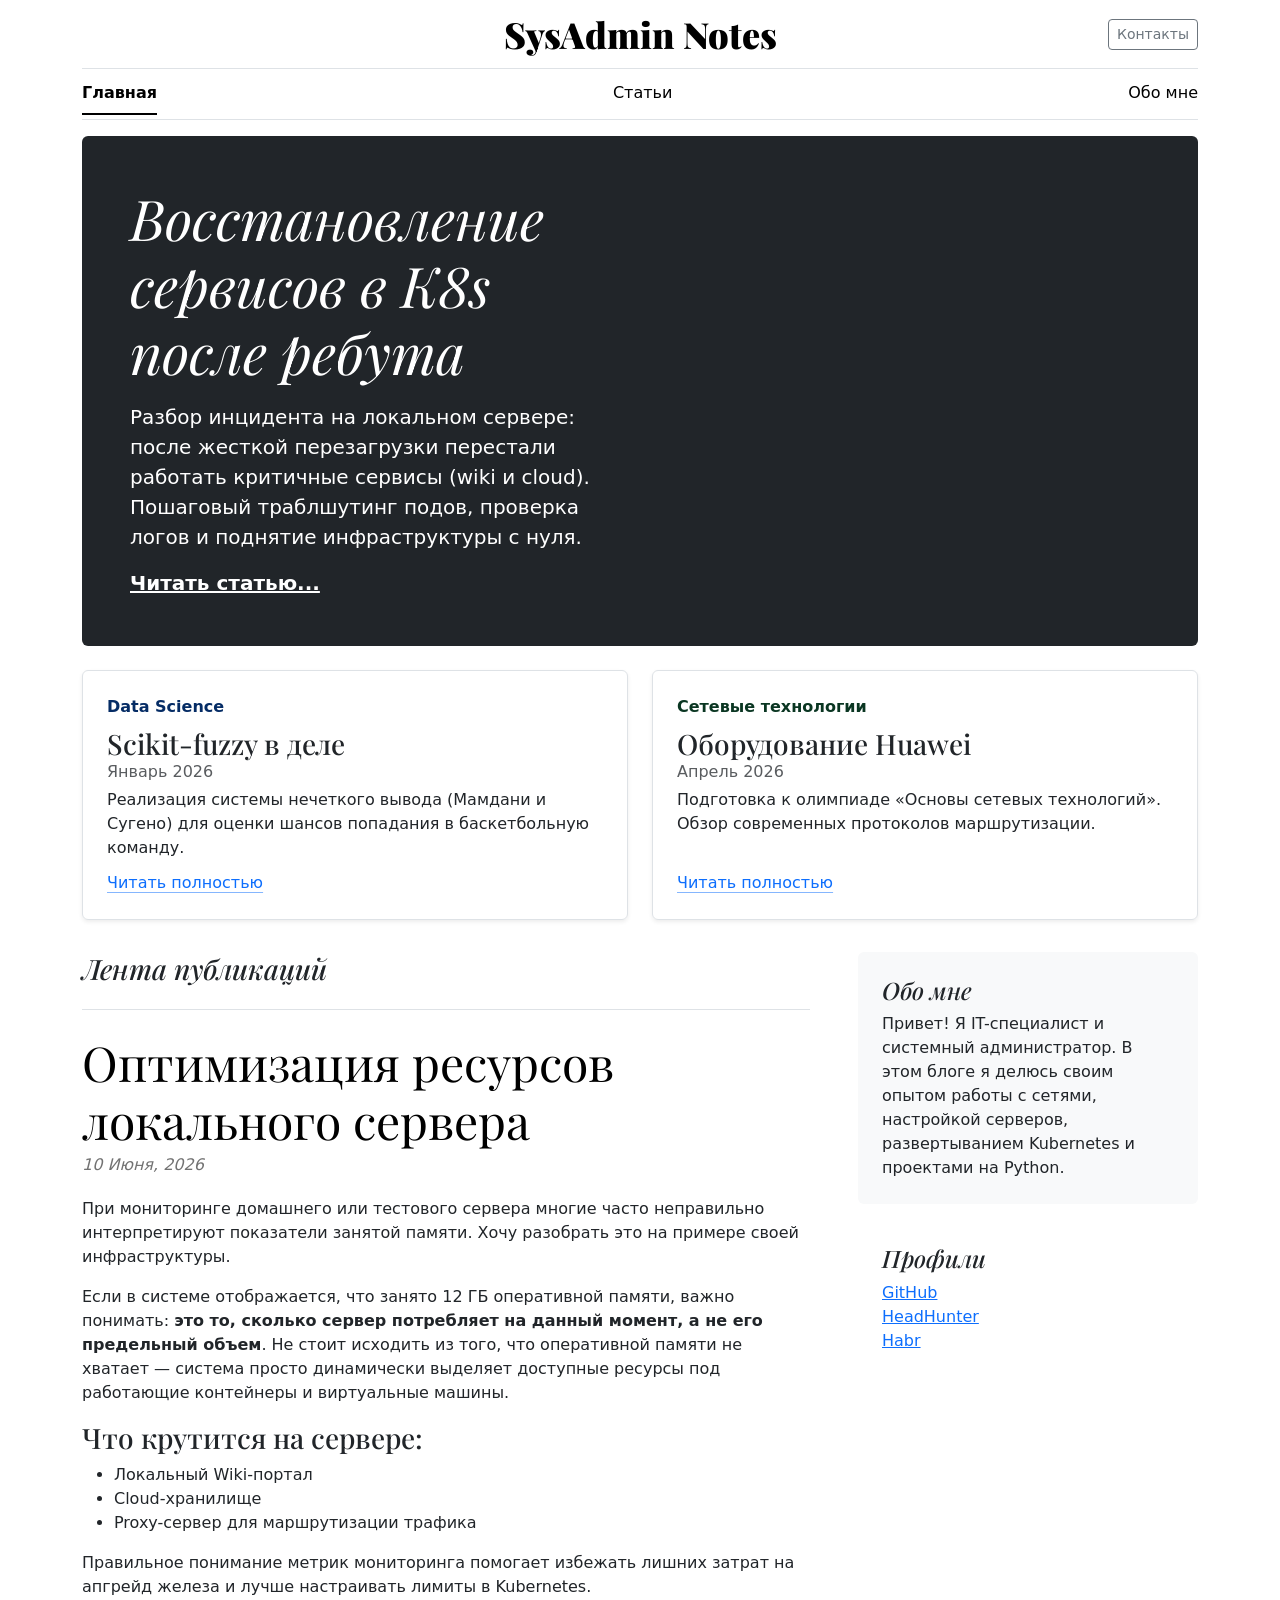
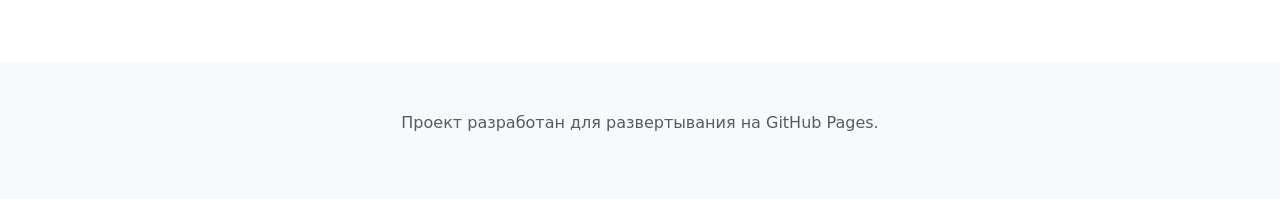
<file: index.html>
<!doctype html>
<html lang="ru" data-bs-theme="light">
  <head>
    <meta charset="utf-8">
    <meta name="viewport" content="width=device-width, initial-scale=1">
    <title>Блог Системного Администратора | Главная</title>

    <link href="https://cdn.jsdelivr.net/npm/bootstrap@5.3.2/dist/css/bootstrap.min.css" rel="stylesheet">
    <link href="https://fonts.googleapis.com/css?family=Playfair&#43;Display:700,900&amp;display=swap" rel="stylesheet">
    
    <link href="blog.css" rel="stylesheet">

    <style>
      .bd-placeholder-img {
        font-size: 1.125rem;
        text-anchor: middle;
        -webkit-user-select: none;
        -moz-user-select: none;
        user-select: none;
      }
      @media (min-width: 768px) {
        .bd-placeholder-img-lg {
          font-size: 3.5rem;
        }
      }
    </style>
  </head>
  <body>

<div class="container">
  <header class="border-bottom lh-1 py-3">
    <div class="row flex-nowrap justify-content-between align-items-center">
      <div class="col-4 pt-1"></div>
      <div class="col-4 text-center">
        <a class="blog-header-logo text-body-emphasis text-decoration-none" href="index.html">SysAdmin Notes</a>
      </div>
      <div class="col-4 d-flex justify-content-end align-items-center">
        <a class="btn btn-sm btn-outline-secondary" href="about.html">Контакты</a>
      </div>
    </div>
  </header>

  <div class="nav-scroller py-1 mb-3 border-bottom">
    <nav class="nav nav-underline justify-content-between">
      <a class="nav-item nav-link link-body-emphasis active" href="index.html">Главная</a>
      <a class="nav-item nav-link link-body-emphasis" href="article.html">Статьи</a>
      <a class="nav-item nav-link link-body-emphasis" href="about.html">Обо мне</a>
    </nav>
  </div>
</div>

<main class="container">
  <div class="p-4 p-md-5 mb-4 rounded text-bg-dark">
    <div class="col-lg-6 px-0">
      <h1 class="display-4 fst-italic">Восстановление сервисов в K8s после ребута</h1>
      <p class="lead my-3">Разбор инцидента на локальном сервере: после жесткой перезагрузки перестали работать критичные сервисы (wiki и cloud). Пошаговый траблшутинг подов, проверка логов и поднятие инфраструктуры с нуля.</p>
      <p class="lead mb-0"><a href="article.html" class="text-white fw-bold">Читать статью...</a></p>
    </div>
  </div>

  <div class="row mb-2">
    <div class="col-md-6">
      <div class="row g-0 border rounded overflow-hidden flex-md-row mb-4 shadow-sm h-md-250 position-relative">
        <div class="col p-4 d-flex flex-column position-static">
          <strong class="d-inline-block mb-2 text-primary-emphasis">Data Science</strong>
          <h3 class="mb-0">Scikit-fuzzy в деле</h3>
          <div class="mb-1 text-body-secondary">Январь 2026</div>
          <p class="card-text mb-auto">Реализация системы нечеткого вывода (Мамдани и Сугено) для оценки шансов попадания в баскетбольную команду.</p>
          <a href="article.html" class="icon-link gap-1 icon-link-hover stretched-link">
            Читать полностью
          </a>
        </div>
      </div>
    </div>
    <div class="col-md-6">
      <div class="row g-0 border rounded overflow-hidden flex-md-row mb-4 shadow-sm h-md-250 position-relative">
        <div class="col p-4 d-flex flex-column position-static">
          <strong class="d-inline-block mb-2 text-success-emphasis">Сетевые технологии</strong>
          <h3 class="mb-0">Оборудование Huawei</h3>
          <div class="mb-1 text-body-secondary">Апрель 2026</div>
          <p class="mb-auto">Подготовка к олимпиаде «Основы сетевых технологий». Обзор современных протоколов маршрутизации.</p>
          <a href="article.html" class="icon-link gap-1 icon-link-hover stretched-link">
            Читать полностью
          </a>
        </div>
      </div>
    </div>
  </div>

  <div class="row g-5">
    <div class="col-md-8">
      <h3 class="pb-4 mb-4 fst-italic border-bottom">
        Лента публикаций
      </h3>

      <article class="blog-post">
        <h2 class="display-5 link-body-emphasis mb-1">Оптимизация ресурсов локального сервера</h2>
        <p class="blog-post-meta">10 Июня, 2026</p>

        <p>При мониторинге домашнего или тестового сервера многие часто неправильно интерпретируют показатели занятой памяти. Хочу разобрать это на примере своей инфраструктуры.</p>
        <p>Если в системе отображается, что занято 12 ГБ оперативной памяти, важно понимать: <strong>это то, сколько сервер потребляет на данный момент, а не его предельный объем</strong>. Не стоит исходить из того, что оперативной памяти не хватает — система просто динамически выделяет доступные ресурсы под работающие контейнеры и виртуальные машины.</p>
        
        <h3>Что крутится на сервере:</h3>
        <ul>
          <li>Локальный Wiki-портал</li>
          <li>Cloud-хранилище</li>
          <li>Proxy-сервер для маршрутизации трафика</li>
        </ul>
        <p>Правильное понимание метрик мониторинга помогает избежать лишних затрат на апгрейд железа и лучше настраивать лимиты в Kubernetes.</p>
      </article>

    </div>

    <div class="col-md-4">
      <div class="position-sticky" style="top: 2rem;">
        <div class="p-4 mb-3 bg-body-tertiary rounded">
          <h4 class="fst-italic">Обо мне</h4>
          <p class="mb-0">Привет! Я IT-специалист и системный администратор. В этом блоге я делюсь своим опытом работы с сетями, настройкой серверов, развертыванием Kubernetes и проектами на Python.</p>
        </div>

        <div class="p-4">
          <h4 class="fst-italic">Профили</h4>
          <ol class="list-unstyled">
            <li><a href="#">GitHub</a></li>
            <li><a href="#">HeadHunter</a></li>
            <li><a href="#">Habr</a></li>
          </ol>
        </div>
      </div>
    </div>
  </div>
</main>

<footer class="py-5 text-center text-body-secondary bg-body-tertiary">
  <p>Проект разработан для развертывания на GitHub Pages.</p>
</footer>

<script src="https://cdn.jsdelivr.net/npm/bootstrap@5.3.2/dist/js/bootstrap.bundle.min.js"></script>
  </body>
</html>
</file>
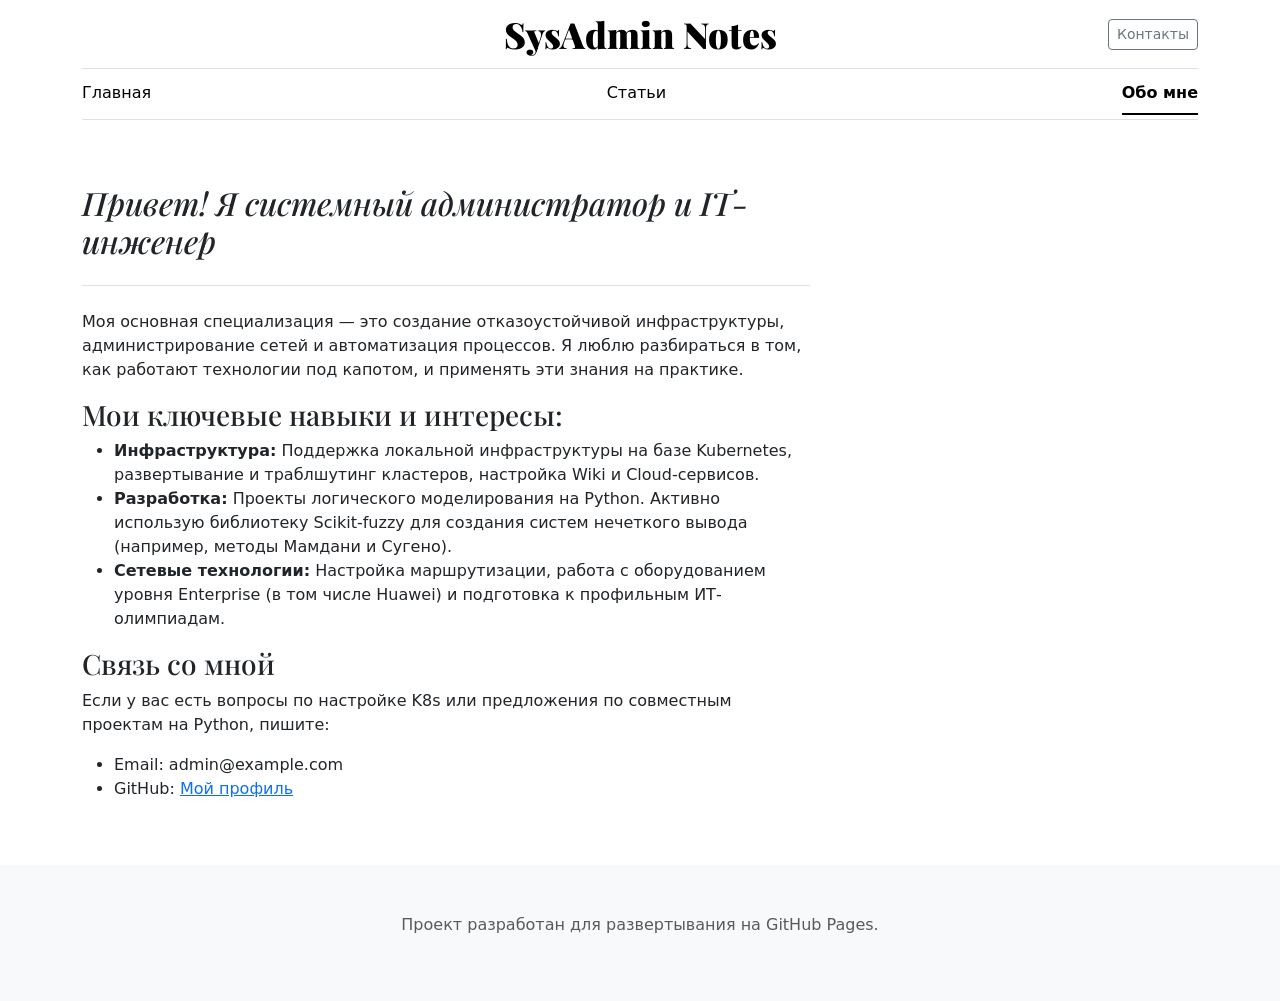
<file: about.html>
<!doctype html>
<html lang="ru" data-bs-theme="light">
  <head>
    <meta charset="utf-8">
    <meta name="viewport" content="width=device-width, initial-scale=1">
    <title>Обо мне | SysAdmin Notes</title>
    <link href="https://cdn.jsdelivr.net/npm/bootstrap@5.3.2/dist/css/bootstrap.min.css" rel="stylesheet">
    <link href="https://fonts.googleapis.com/css?family=Playfair&#43;Display:700,900&amp;display=swap" rel="stylesheet">
    <link href="blog.css" rel="stylesheet">
  </head>
  <body>

<div class="container">
  <header class="border-bottom lh-1 py-3">
    <div class="row flex-nowrap justify-content-between align-items-center">
      <div class="col-4 pt-1"></div>
      <div class="col-4 text-center">
        <a class="blog-header-logo text-body-emphasis text-decoration-none" href="index.html">SysAdmin Notes</a>
      </div>
      <div class="col-4 d-flex justify-content-end align-items-center">
        <a class="btn btn-sm btn-outline-secondary" href="about.html">Контакты</a>
      </div>
    </div>
  </header>

  <div class="nav-scroller py-1 mb-3 border-bottom">
    <nav class="nav nav-underline justify-content-between">
      <a class="nav-item nav-link link-body-emphasis" href="index.html">Главная</a>
      <a class="nav-item nav-link link-body-emphasis" href="article.html">Статьи</a>
      <a class="nav-item nav-link link-body-emphasis active" href="about.html">Обо мне</a>
    </nav>
  </div>
</div>

<main class="container">
  <div class="row g-5 mt-2">
    <div class="col-md-8">
      <h2 class="pb-4 mb-4 fst-italic border-bottom">
        Привет! Я системный администратор и IT-инженер
      </h2>
      <p>Моя основная специализация — это создание отказоустойчивой инфраструктуры, администрирование сетей и автоматизация процессов. Я люблю разбираться в том, как работают технологии под капотом, и применять эти знания на практике.</p>
      
      <h3>Мои ключевые навыки и интересы:</h3>
      <ul>
        <li><strong>Инфраструктура:</strong> Поддержка локальной инфраструктуры на базе Kubernetes, развертывание и траблшутинг кластеров, настройка Wiki и Cloud-сервисов.</li>
        <li><strong>Разработка:</strong> Проекты логического моделирования на Python. Активно использую библиотеку Scikit-fuzzy для создания систем нечеткого вывода (например, методы Мамдани и Сугено).</li>
        <li><strong>Сетевые технологии:</strong> Настройка маршрутизации, работа с оборудованием уровня Enterprise (в том числе Huawei) и подготовка к профильным ИТ-олимпиадам.</li>
      </ul>

      <h3>Связь со мной</h3>
      <p>Если у вас есть вопросы по настройке K8s или предложения по совместным проектам на Python, пишите:</p>
      <ul>
        <li>Email: admin@example.com</li>
        <li>GitHub: <a href="https://github.com/">Мой профиль</a></li>
      </ul>
    </div>
  </div>
</main>

<footer class="py-5 text-center text-body-secondary bg-body-tertiary mt-5">
  <p>Проект разработан для развертывания на GitHub Pages.</p>
</footer>
  </body>
</html>
</file>
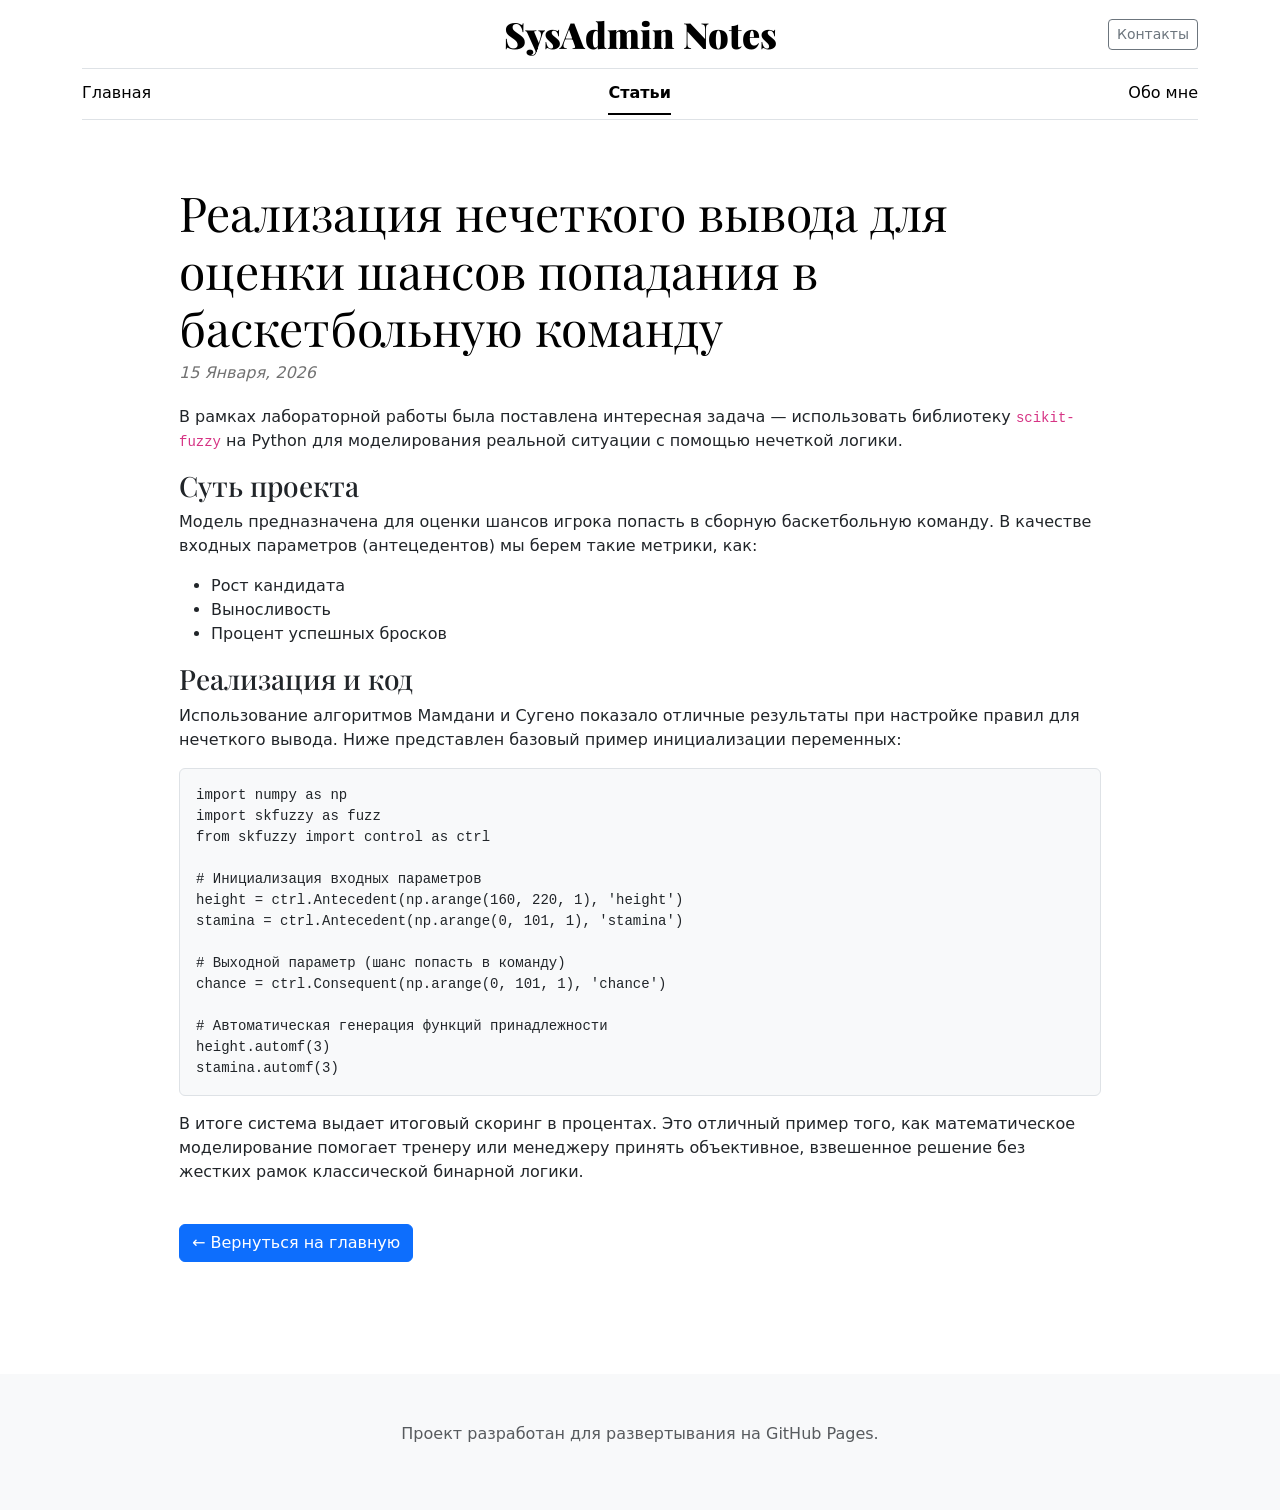
<file: article.html>
<!doctype html>
<html lang="ru" data-bs-theme="light">
  <head>
    <meta charset="utf-8">
    <meta name="viewport" content="width=device-width, initial-scale=1">
    <title>Scikit-fuzzy в деле | SysAdmin Notes</title>
    <link href="https://cdn.jsdelivr.net/npm/bootstrap@5.3.2/dist/css/bootstrap.min.css" rel="stylesheet">
    <link href="https://fonts.googleapis.com/css?family=Playfair&#43;Display:700,900&amp;display=swap" rel="stylesheet">
    <link href="blog.css" rel="stylesheet">
  </head>
  <body>

<div class="container">
  <header class="border-bottom lh-1 py-3">
    <div class="row flex-nowrap justify-content-between align-items-center">
      <div class="col-4 pt-1"></div>
      <div class="col-4 text-center">
        <a class="blog-header-logo text-body-emphasis text-decoration-none" href="index.html">SysAdmin Notes</a>
      </div>
      <div class="col-4 d-flex justify-content-end align-items-center">
        <a class="btn btn-sm btn-outline-secondary" href="about.html">Контакты</a>
      </div>
    </div>
  </header>

  <div class="nav-scroller py-1 mb-3 border-bottom">
    <nav class="nav nav-underline justify-content-between">
      <a class="nav-item nav-link link-body-emphasis" href="index.html">Главная</a>
      <a class="nav-item nav-link link-body-emphasis active" href="article.html">Статьи</a>
      <a class="nav-item nav-link link-body-emphasis" href="about.html">Обо мне</a>
    </nav>
  </div>
</div>

<main class="container">
  <div class="row g-5 mt-2">
    <div class="col-md-10 offset-md-1">
      <article class="blog-post">
        <h2 class="display-5 link-body-emphasis mb-1">Реализация нечеткого вывода для оценки шансов попадания в баскетбольную команду</h2>
        <p class="blog-post-meta">15 Января, 2026</p>

        <p>В рамках лабораторной работы была поставлена интересная задача — использовать библиотеку <code>scikit-fuzzy</code> на Python для моделирования реальной ситуации с помощью нечеткой логики.</p>
        
        <h3>Суть проекта</h3>
        <p>Модель предназначена для оценки шансов игрока попасть в сборную баскетбольную команду. В качестве входных параметров (антецедентов) мы берем такие метрики, как:</p>
        <ul>
          <li>Рост кандидата</li>
          <li>Выносливость</li>
          <li>Процент успешных бросков</li>
        </ul>

        <h3>Реализация и код</h3>
        <p>Использование алгоритмов Мамдани и Сугено показало отличные результаты при настройке правил для нечеткого вывода. Ниже представлен базовый пример инициализации переменных:</p>
        
        <pre class="bg-light p-3 rounded"><code>import numpy as np
import skfuzzy as fuzz
from skfuzzy import control as ctrl

# Инициализация входных параметров
height = ctrl.Antecedent(np.arange(160, 220, 1), 'height')
stamina = ctrl.Antecedent(np.arange(0, 101, 1), 'stamina')

# Выходной параметр (шанс попасть в команду)
chance = ctrl.Consequent(np.arange(0, 101, 1), 'chance')

# Автоматическая генерация функций принадлежности
height.automf(3)
stamina.automf(3)
</code></pre>
        
        <p>В итоге система выдает итоговый скоринг в процентах. Это отличный пример того, как математическое моделирование помогает тренеру или менеджеру принять объективное, взвешенное решение без жестких рамок классической бинарной логики.</p>
        
        <a href="index.html" class="btn btn-primary mt-4">← Вернуться на главную</a>
      </article>
    </div>
  </div>
</main>

<footer class="py-5 text-center text-body-secondary bg-body-tertiary mt-5">
  <p>Проект разработан для развертывания на GitHub Pages.</p>
</footer>
  </body>
</html>
</file>
<file: blog.css>
/* stylelint-disable @stylistic/selector-list-comma-newline-after */

/* Основные настройки шрифтов для заголовков и логотипа */
.blog-header-logo {
  font-family: "Playfair Display", Georgia, "Times New Roman", serif;
  font-size: 2.25rem;
  font-weight: 900;
}

.blog-header-logo:hover {
  text-decoration: none;
}

h1, h2, h3, h4, h5, h6 {
  font-family: "Playfair Display", Georgia, "Times New Roman", serif;
}

/* Настройки flex-блоков */
.flex-auto {
  flex: 0 0 auto;
}

/* Высота карточек превью статей */
.h-250 { height: 250px; }
@media (min-width: 768px) {
  .h-md-250 { height: 250px; }
}

/* Отступы для пагинации (переключения страниц) */
.blog-pagination {
  margin-bottom: 4rem;
}

/* Настройки отображения самих постов блога */
.blog-post {
  margin-bottom: 4rem;
}

.blog-post-meta {
  margin-bottom: 1.25rem;
  color: #727272;
  font-style: italic;
}

/* Дополнительные стили для красивого отображения кода */
pre {
  background-color: #f8f9fa;
  padding: 1rem;
  border-radius: 0.375rem;
  border: 1px solid #dee2e6;
  overflow-x: auto;
}

code {
  color: #d63384;
  word-wrap: break-word;
}
</file>
